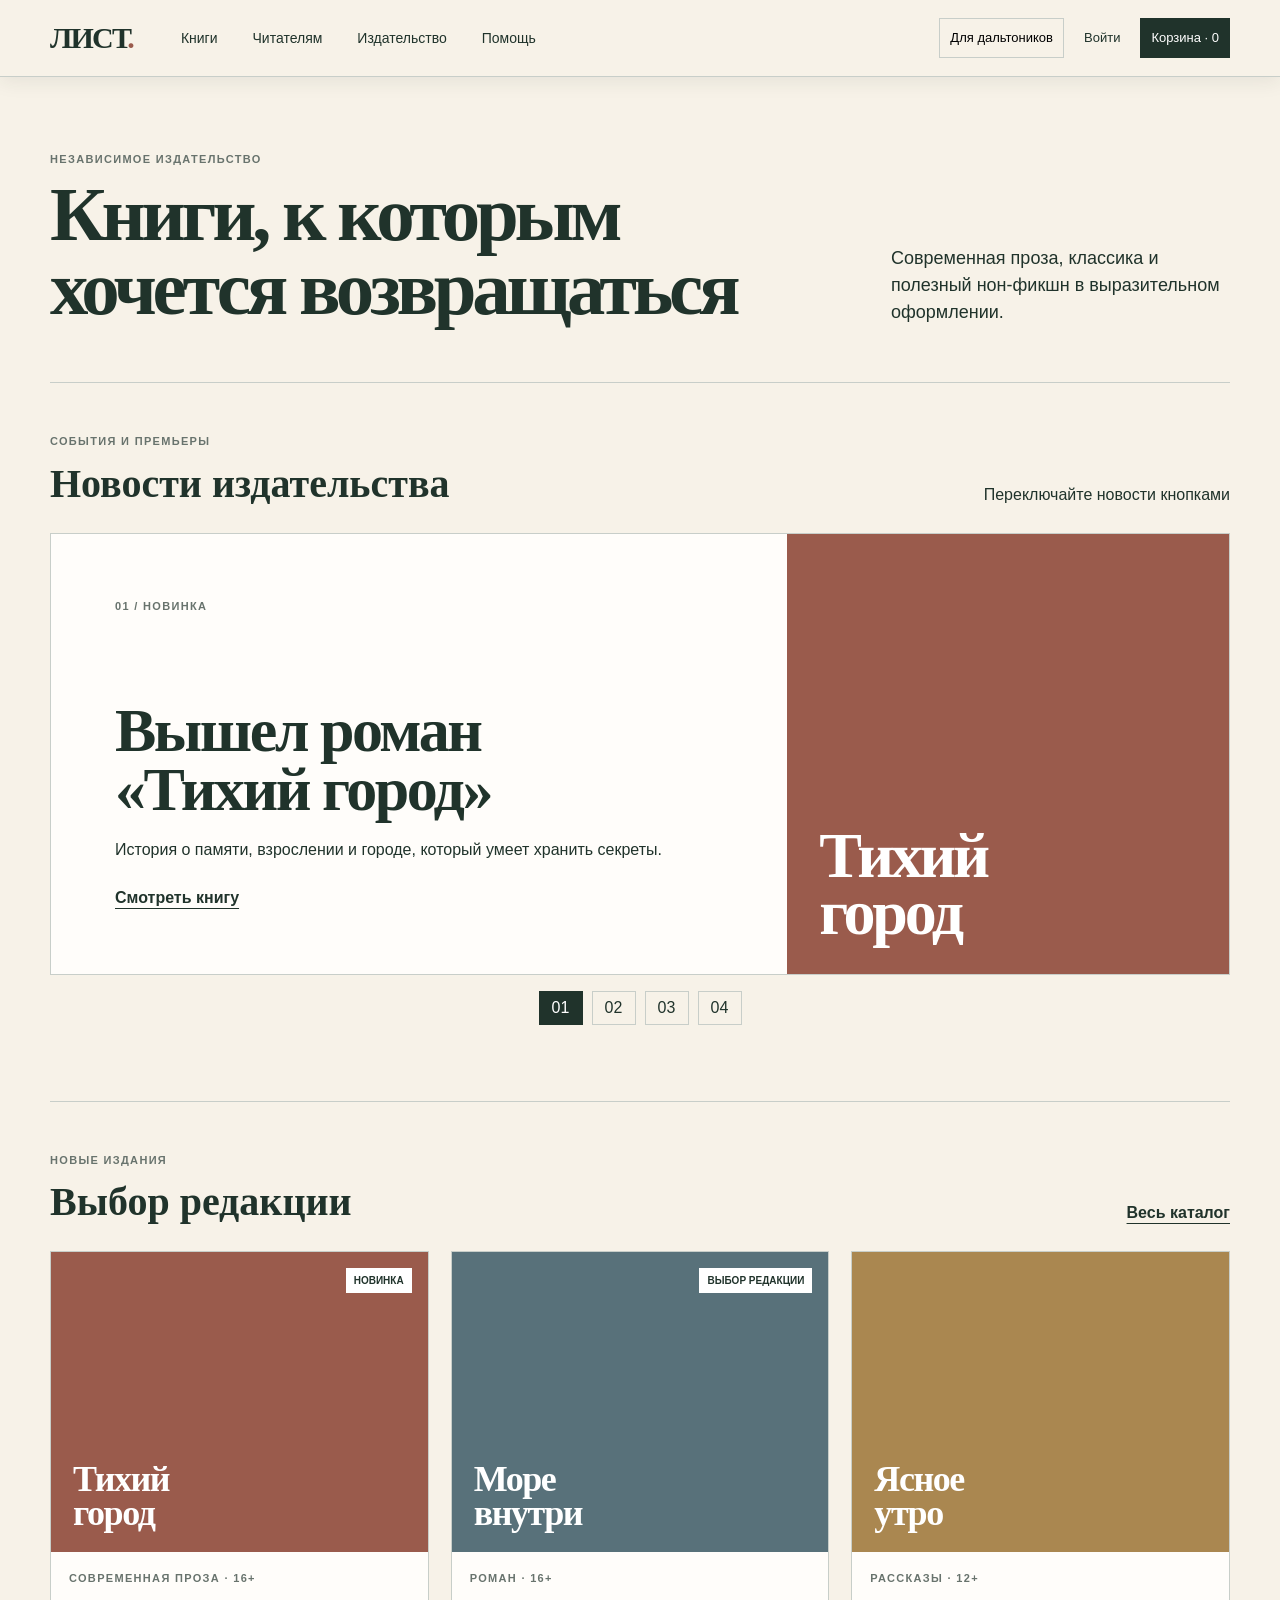
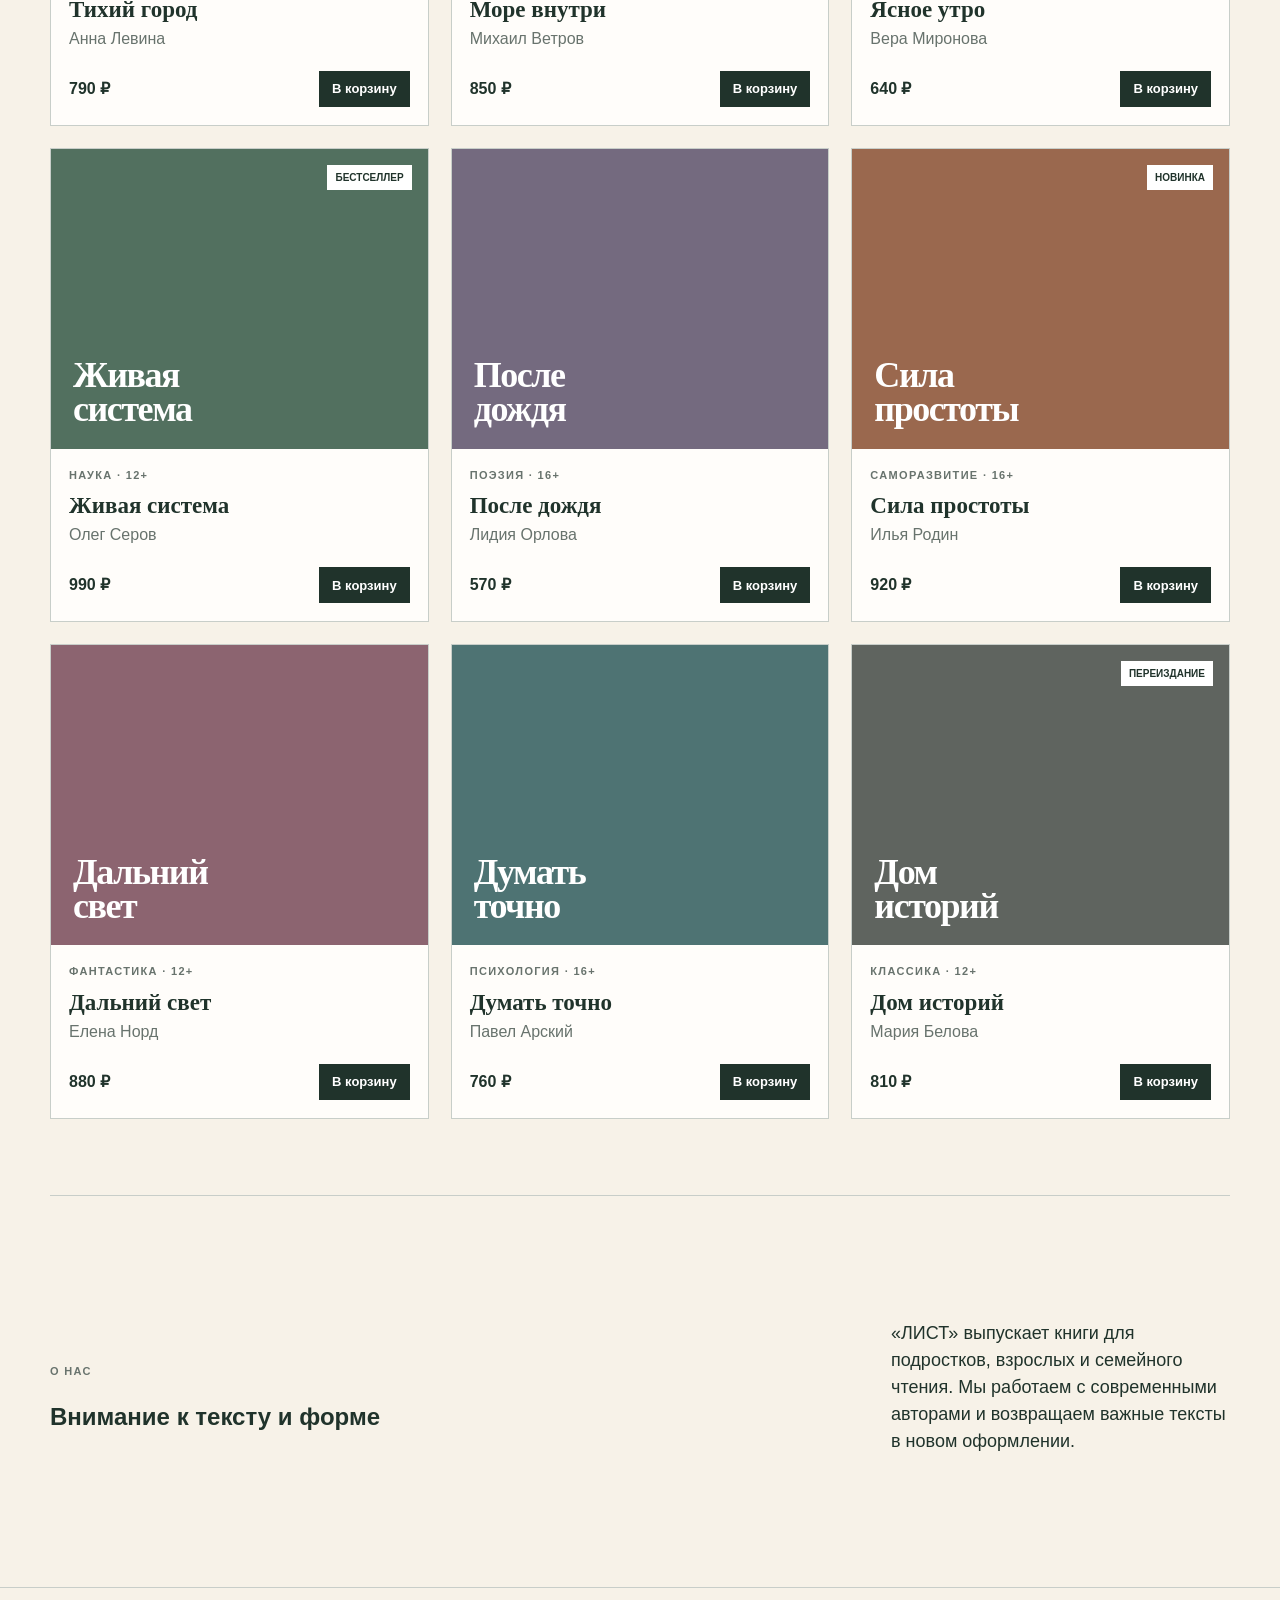
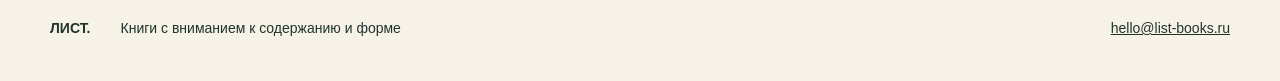
<file: index.html>
<!doctype html><html lang="ru"><head><meta charset="utf-8"><meta name="viewport" content="width=device-width,initial-scale=1"><meta name="description" content="Интернет-магазин независимого издательства ЛИСТ"><title>ЛИСТ — издательство и магазин книг</title><link rel="stylesheet" href="css/style.css"><script src="js/data.js" defer></script><script src="js/app.js" defer></script></head><body><a class="skip-link" href="#main">К содержанию</a>
<header class="site-header"><div class="container header-inner"><a class="logo" href="index.html">ЛИСТ<span>.</span></a><nav class="main-nav" aria-label="Основное меню"><ul class="main-menu"><li class="menu-item"><a class="menu-link" href="catalog.html">Книги</a><ul class="submenu"><li><a href="catalog.html">Все книги</a></li><li><a href="index.html#new">Новинки</a></li><li><a href="catalog.html">Жанры</a></li></ul></li><li class="menu-item"><a class="menu-link" href="#news">Читателям</a><ul class="submenu"><li><a href="#news">Новости</a></li><li><a href="profile.html">Мои заказы</a></li><li><a href="cart.html">Корзина</a></li></ul></li><li class="menu-item"><a class="menu-link" href="#about">Издательство</a><ul class="submenu"><li><a href="#about">О нас</a></li><li><a href="authors.html">Авторы</a></li><li><a href="#contacts">Контакты</a></li></ul></li><li class="menu-item"><a class="menu-link" href="#contacts">Помощь</a><ul class="submenu"><li><a href="checkout.html">Доставка</a></li><li><a href="checkout.html">Оплата</a></li><li><a href="404.html">Вопросы</a></li></ul></li></ul></nav><div class="header-actions"><button class="contrast-toggle" data-contrast type="button" aria-pressed="false" title="Режим повышенной различимости">◐</button><a data-user-link href="auth.html">Войти</a><a class="cart-link" href="cart.html">Корзина · <span data-cart-count>0</span></a></div></div></header>
<main id="main"><section class="container hero"><div><p class="eyebrow">Независимое издательство</p><h1>Книги, к которым хочется возвращаться</h1></div><p>Современная проза, классика и полезный нон-фикшн в выразительном оформлении.</p></section>
<section class="container section" id="news"><div class="section-head"><div><p class="eyebrow">События и премьеры</p><h2>Новости издательства</h2></div><span>Переключайте новости кнопками</span></div><div class="news-slider"><input class="slider-radio" type="radio" name="news" id="news-1" checked><input class="slider-radio" type="radio" name="news" id="news-2"><input class="slider-radio" type="radio" name="news" id="news-3"><input class="slider-radio" type="radio" name="news" id="news-4"><div class="slides-window"><div class="slides">
<article class="slide"><div class="slide-copy"><p class="eyebrow">01 / Новинка</p><h3>Вышел роман<br>«Тихий город»</h3><p>История о памяти, взрослении и городе, который умеет хранить секреты.</p><a class="text-link" href="product.html?id=1">Смотреть книгу</a></div><div class="slide-art" style="--slide:#9a5b4c"><strong>Тихий<br>город</strong></div></article>
<article class="slide"><div class="slide-copy"><p class="eyebrow">02 / Встреча</p><h3>Разговор<br>с Анной Левиной</h3><p>Открытая встреча с автором состоится 24 сентября в книжном пространстве «Смена».</p><a class="text-link" href="product.html?id=1">Подробнее</a></div><div class="slide-art" style="--slide:#58717a"><strong>24<br>сен</strong></div></article>
<article class="slide"><div class="slide-copy"><p class="eyebrow">03 / Событие</p><h3>Осенняя<br>книжная ярмарка</h3><p>Новые издания, встречи с редакцией и специальная подборка книг.</p><a class="text-link" href="catalog.html">К программе</a></div><div class="slide-art" style="--slide:#aa8750"><strong>КНИГИ<br>ЛЮДИ<br>ИДЕИ</strong></div></article>
<article class="slide"><div class="slide-copy"><p class="eyebrow">04 / Переиздание</p><h3>Вернулся<br>«Дом историй»</h3><p>Семейная сага Марии Беловой — в новом оформлении и твёрдом переплёте.</p><a class="text-link" href="product.html?id=9">Смотреть книгу</a></div><div class="slide-art" style="--slide:#5f645f"><strong>Дом<br>историй</strong></div></article>
</div></div><div class="slider-controls" aria-label="Переключение новостей"><label for="news-1">01</label><label for="news-2">02</label><label for="news-3">03</label><label for="news-4">04</label></div></div></section>
<section class="container section" id="new"><div class="section-head"><div><p class="eyebrow">Новые издания</p><h2>Выбор редакции</h2></div><a class="text-link" href="catalog.html">Весь каталог</a></div><div class="catalog-grid" data-catalog></div></section>
<section class="container section" id="about"><div class="hero"><div><p class="eyebrow">О нас</p><h2>Внимание к тексту и форме</h2></div><p>«ЛИСТ» выпускает книги для подростков, взрослых и семейного чтения. Мы работаем с современными авторами и возвращаем важные тексты в новом оформлении.</p></div></section></main>
<footer class="site-footer" id="contacts"><div class="container footer-inner"><strong>ЛИСТ.</strong><span>Книги с вниманием к содержанию и форме</span><a href="mailto:hello@list-books.ru">hello@list-books.ru</a></div></footer></body></html>
</file>
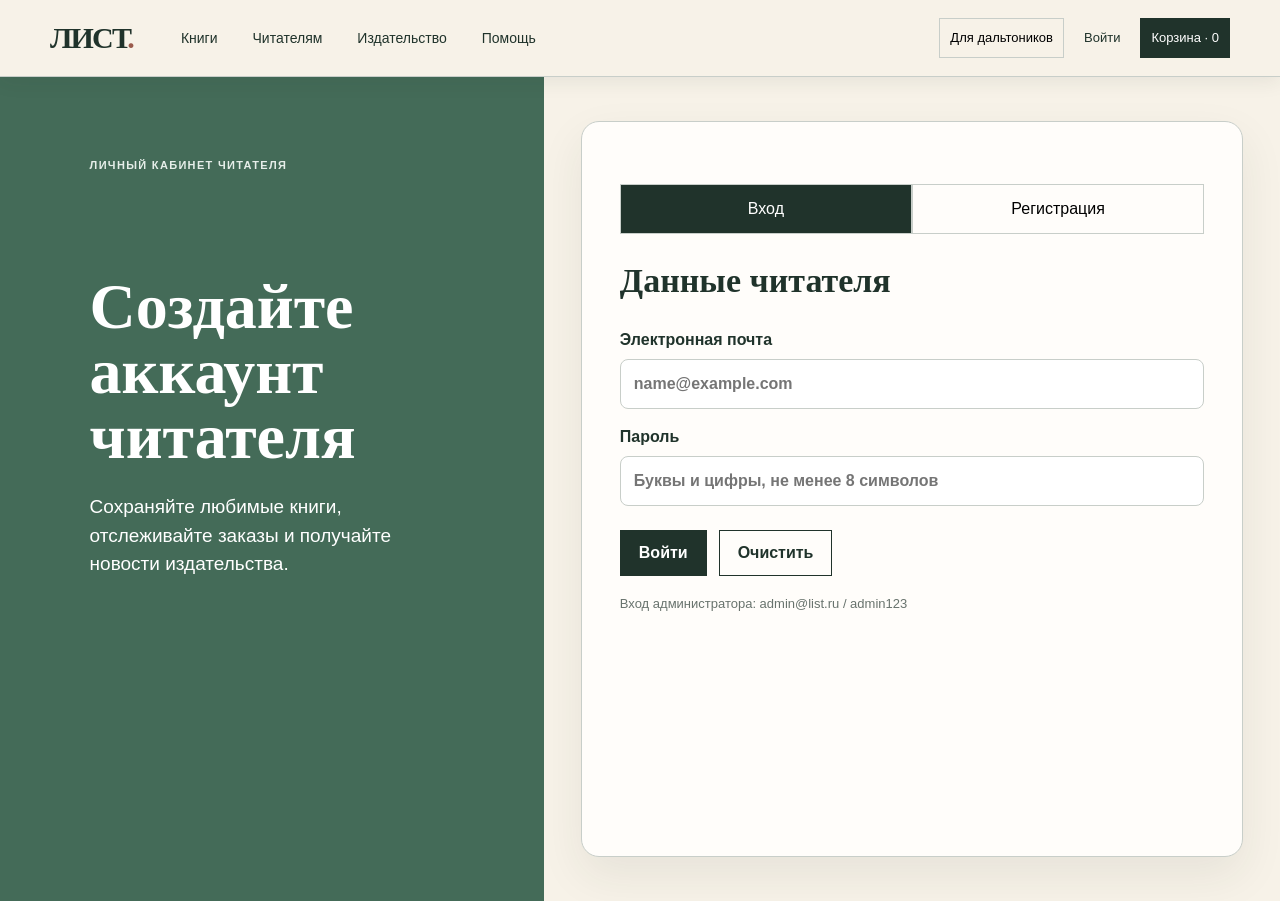
<file: admin.html>
<!doctype html><html lang="ru"><head><meta charset="utf-8"><meta name="viewport" content="width=device-width,initial-scale=1"><title>Управление каталогом — ЛИСТ</title><link rel="stylesheet" href="css/style.css"><script src="js/data.js" defer></script><script src="js/app.js" defer></script><script src="js/admin.js" defer></script></head><body><header class="site-header"><div class="container header-inner"><a class="logo" href="index.html">ЛИСТ<span>.</span></a><nav class="main-nav"><ul class="main-menu"><li class="menu-item"><a class="menu-link" href="catalog.html">Открыть каталог</a></li><li class="menu-item"><a class="menu-link" href="admin.html" aria-current="page">Кабинет администратора</a></li></ul></nav><div class="header-actions"><button class="contrast-toggle" data-contrast type="button">◐</button><a class="cart-link" href="index.html">На сайт</a><button class="link-button" type="button" data-admin-logout>Выйти</button></div></div></header><main class="container" data-admin><header class="page-head"><p class="eyebrow">Роль администратора</p><h1>Управление каталогом</h1><p>Новые карточки создаются средствами JavaScript и добавляются в DOM-дерево.</p></header><div class="admin-layout"><section class="admin-panel"><h2 data-form-title>Добавить книгу</h2><form id="book-form"><div class="field"><label for="title">Название</label><input id="title" name="title" required></div><div class="field"><label for="author">Автор</label><input id="author" name="author" required></div><div class="field"><label for="genre">Жанр</label><select id="genre" name="genre"><option>Современная проза</option><option>Роман</option><option>Рассказы</option><option>Наука</option><option>Поэзия</option><option>Саморазвитие</option><option>Фантастика</option><option>Психология</option><option>Классика</option></select></div><div class="field"><label for="age">Возраст</label><select id="age" name="age"><option>6+</option><option>12+</option><option>16+</option><option>18+</option></select></div><div class="field"><label for="price">Цена</label><input id="price" name="price" type="number" min="1" required></div><div class="field"><label for="color">Цвет обложки</label><input id="color" name="color" type="color" value="#58717a"></div><div class="field"><label for="badge">Метка</label><input id="badge" name="badge" placeholder="Новинка"></div><div class="field"><label for="description">Описание</label><textarea id="description" name="description" rows="4" required></textarea></div><button class="button" type="submit">Сохранить книгу</button></form></section><section class="admin-panel"><h2>Книги в каталоге</h2><div data-admin-books></div></section></div></main></body></html>
</file>
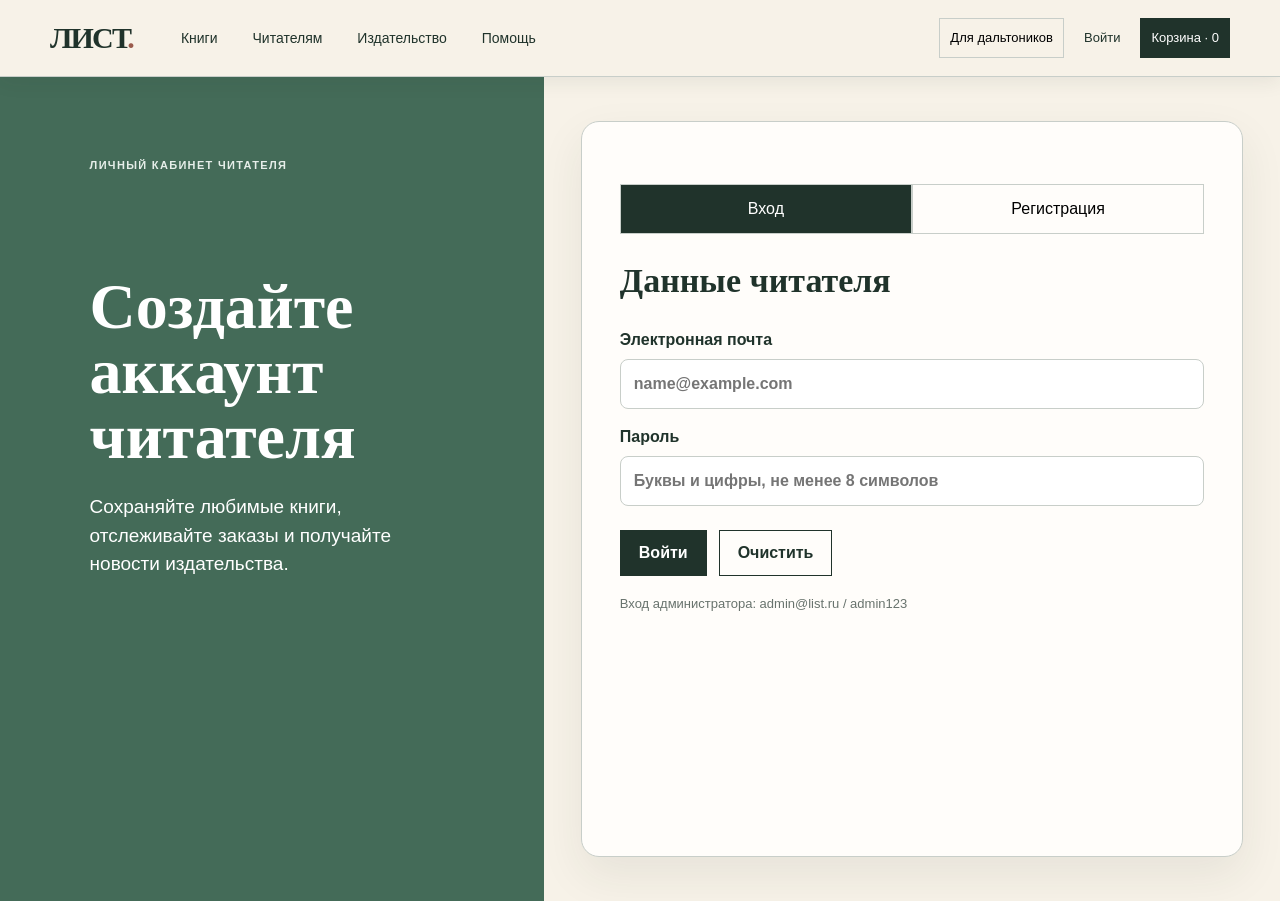
<file: auth.html>
<!doctype html>
<html lang="ru">
<head>
  <meta charset="utf-8">
  <meta name="viewport" content="width=device-width,initial-scale=1">
  <title>Вход и регистрация — ЛИСТ</title>
  <link rel="stylesheet" href="css/style.css">
  <script src="js/data.js" defer></script>
  <script src="js/app.js" defer></script>
</head>
<body>
  <header class="site-header"><div class="container header-inner"><a class="logo" href="index.html">ЛИСТ<span>.</span></a><nav class="main-nav" aria-label="Основное меню"><ul class="main-menu"><li class="menu-item"><a class="menu-link" href="catalog.html">Каталог</a></li><li class="menu-item"><a class="menu-link" href="authors.html">Авторы</a></li><li class="menu-item"><a class="menu-link" href="index.html#about">Об издательстве</a></li></ul></nav><div class="header-actions"><button class="contrast-toggle" data-contrast type="button" aria-label="Режим повышенной различимости">◐</button><a class="cart-link" href="cart.html">Корзина · <span data-cart-count>0</span></a></div></div></header>

  <main class="registration-layout">
    <section class="registration-intro"><p class="eyebrow">Личный кабинет читателя</p><h1>Создайте аккаунт читателя</h1><p>Сохраняйте любимые книги, отслеживайте заказы и получайте новости издательства.</p></section>
    <section class="registration-panel">
      <div class="auth-tabs"><button class="active" type="button" data-auth-mode="login">Вход</button><button type="button" data-auth-mode="register">Регистрация</button></div>
      <form class="registration-form" data-auth-form>
        <h2>Данные читателя</h2>
        <label data-register-field hidden>Имя и фамилия<input type="text" name="name" maxlength="50" pattern="[А-Яа-яЁёA-Za-z\s-]{2,50}" placeholder="Юлиана Донченко" title="Введите от 2 до 50 букв" data-register-required></label>
        <label>Электронная почта<input type="email" name="email" maxlength="80" placeholder="name@example.com" required autocomplete="email"></label>
        <label>Пароль<input type="password" name="password" minlength="8" maxlength="24" pattern="(?=.*[A-Za-z])(?=.*\d).{8,24}" placeholder="Буквы и цифры, не менее 8 символов" required autocomplete="current-password"></label>
        <label data-register-field hidden>Возраст<input type="number" name="age" min="14" max="120" placeholder="22" data-register-required></label>
        <label data-register-field hidden>Любимый жанр<select name="genre" data-register-required><option value="" selected disabled>Выберите жанр</option><option>Художественная литература</option><option>Детские книги</option><option>Искусство и культура</option><option>Научно-популярная литература</option></select></label>
        <fieldset data-register-field hidden><legend>Предпочитаемый формат</legend><label class="choice"><input type="radio" name="format" value="paper" data-register-required> Бумажная книга</label><label class="choice"><input type="radio" name="format" value="ebook"> Электронная книга</label></fieldset>
        <fieldset data-register-field hidden><legend>Как получать заказ</legend><label class="choice"><input type="radio" name="delivery" value="courier" data-register-required> Курьером</label><label class="choice"><input type="radio" name="delivery" value="pickup"> Самовывоз</label></fieldset>
        <fieldset data-register-field hidden><legend>Интересы</legend><label class="choice"><input type="checkbox" name="interest" value="new"> Новинки</label><label class="choice"><input type="checkbox" name="interest" value="sales"> Скидки</label><label class="choice"><input type="checkbox" name="interest" value="events"> Встречи с авторами</label></fieldset>
        <label data-register-field hidden>Аватар или документ<input type="file" name="file" accept=".png,.jpg,.jpeg,.pdf,image/png,image/jpeg,application/pdf"></label>
        <label data-register-field hidden>Комментарий<textarea name="comment" maxlength="300" rows="4" placeholder="Расскажите, какие книги вы любите"></textarea></label>
        <label class="choice" data-register-field hidden><input type="checkbox" name="agreement" data-register-required> Я принимаю правила обработки данных</label>
        <div class="registration-actions"><button class="button" type="submit" data-auth-submit>Войти</button><button class="button secondary" type="reset">Очистить</button></div>
      </form>
      <p class="auth-help">Вход администратора: admin@list.ru / admin123</p>
    </section>
  </main>
</body>
</html>
</file>
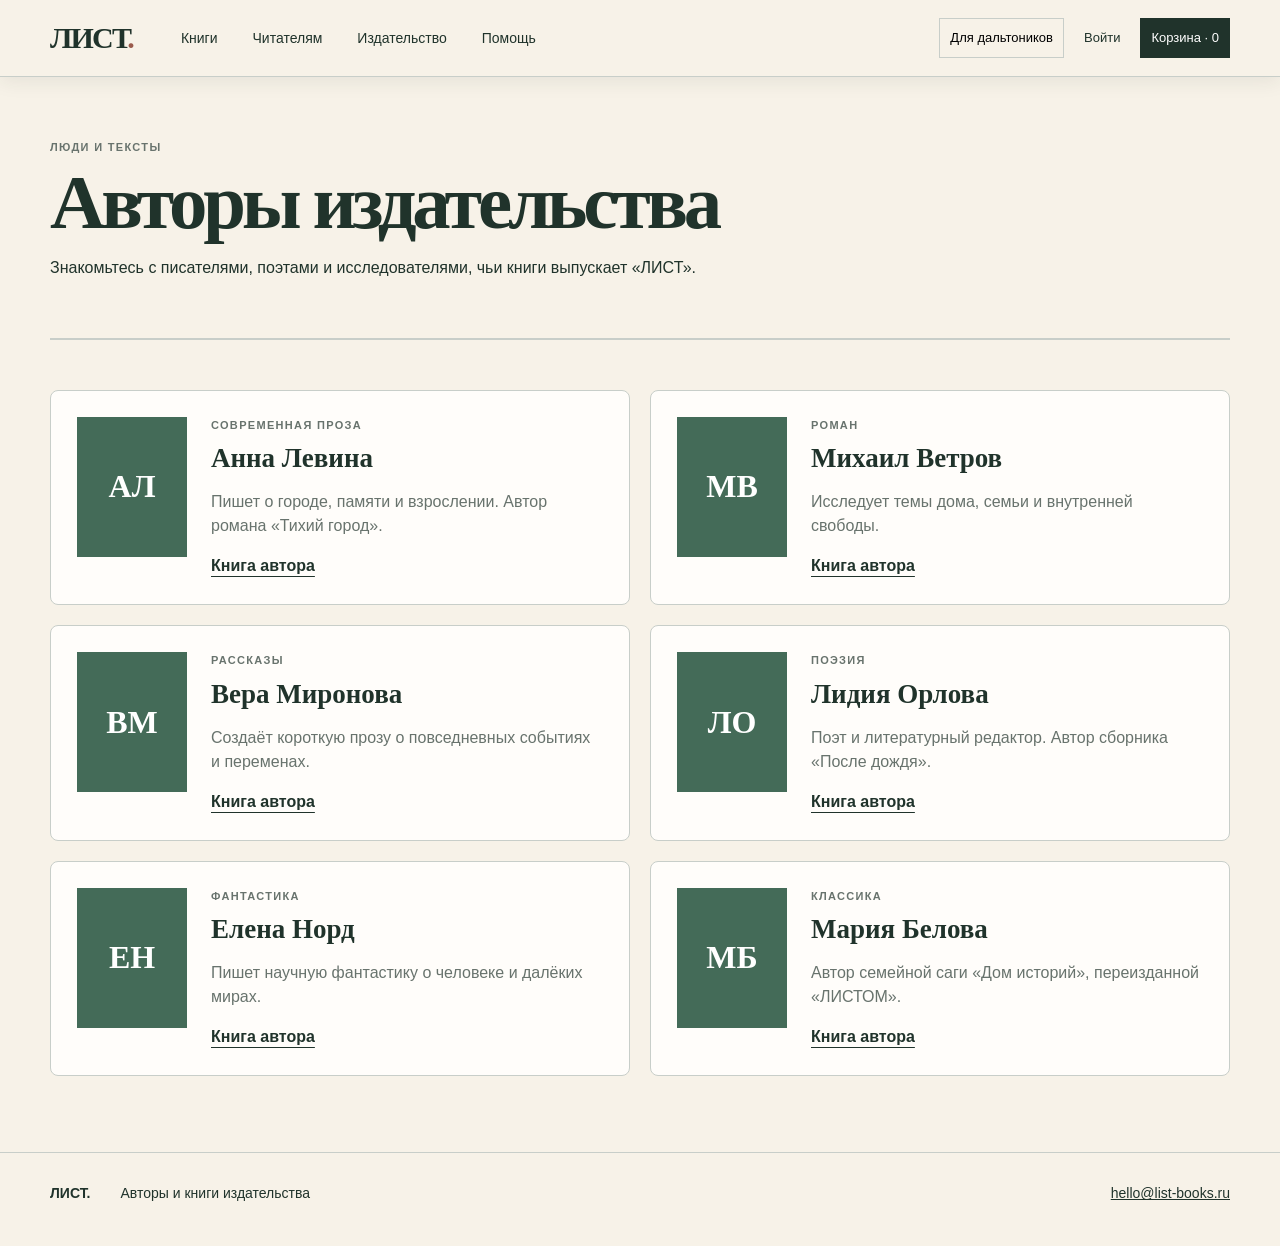
<file: authors.html>
<!doctype html>
<html lang="ru">
<head>
  <meta charset="utf-8">
  <meta name="viewport" content="width=device-width,initial-scale=1">
  <meta name="description" content="Авторы издательства ЛИСТ">
  <title>Авторы — ЛИСТ</title>
  <link rel="stylesheet" href="css/style.css">
  <script src="js/data.js" defer></script>
  <script src="js/app.js" defer></script>
</head>
<body>
  <a class="skip-link" href="#main">К содержанию</a>
  <header class="site-header"><div class="container header-inner"><a class="logo" href="index.html">ЛИСТ<span>.</span></a><nav class="main-nav" aria-label="Основное меню"><ul class="main-menu"><li class="menu-item"><a class="menu-link" href="catalog.html">Книги</a><ul class="submenu"><li><a href="catalog.html">Все книги</a></li><li><a href="index.html#new">Новинки</a></li></ul></li><li class="menu-item"><a class="menu-link" href="authors.html" aria-current="page">Авторы</a></li><li class="menu-item"><a class="menu-link" href="index.html#about">Издательство</a></li></ul></nav><div class="header-actions"><button class="contrast-toggle" data-contrast type="button" aria-label="Режим повышенной различимости">◐</button><a data-user-link href="auth.html">Войти</a><a class="cart-link" href="cart.html">Корзина · <span data-cart-count>0</span></a></div></div></header>
  <main id="main" class="container">
    <header class="page-head"><p class="eyebrow">Люди и тексты</p><h1>Авторы издательства</h1><p>Знакомьтесь с писателями, поэтами и исследователями, чьи книги выпускает «ЛИСТ».</p></header>
    <section class="section authors-grid" aria-label="Список авторов">
      <article class="author-card"><div class="author-mark">АЛ</div><div><p class="meta">Современная проза</p><h2>Анна Левина</h2><p>Пишет о городе, памяти и взрослении. Автор романа «Тихий город».</p><a class="text-link" href="product.html?id=1">Книга автора</a></div></article>
      <article class="author-card"><div class="author-mark">МВ</div><div><p class="meta">Роман</p><h2>Михаил Ветров</h2><p>Исследует темы дома, семьи и внутренней свободы.</p><a class="text-link" href="product.html?id=2">Книга автора</a></div></article>
      <article class="author-card"><div class="author-mark">ВМ</div><div><p class="meta">Рассказы</p><h2>Вера Миронова</h2><p>Создаёт короткую прозу о повседневных событиях и переменах.</p><a class="text-link" href="product.html?id=3">Книга автора</a></div></article>
      <article class="author-card"><div class="author-mark">ЛО</div><div><p class="meta">Поэзия</p><h2>Лидия Орлова</h2><p>Поэт и литературный редактор. Автор сборника «После дождя».</p><a class="text-link" href="product.html?id=5">Книга автора</a></div></article>
      <article class="author-card"><div class="author-mark">ЕН</div><div><p class="meta">Фантастика</p><h2>Елена Норд</h2><p>Пишет научную фантастику о человеке и далёких мирах.</p><a class="text-link" href="product.html?id=7">Книга автора</a></div></article>
      <article class="author-card"><div class="author-mark">МБ</div><div><p class="meta">Классика</p><h2>Мария Белова</h2><p>Автор семейной саги «Дом историй», переизданной «ЛИСТОМ».</p><a class="text-link" href="product.html?id=9">Книга автора</a></div></article>
    </section>
  </main>
  <footer class="site-footer"><div class="container footer-inner"><strong>ЛИСТ.</strong><span>Авторы и книги издательства</span><a href="mailto:hello@list-books.ru">hello@list-books.ru</a></div></footer>
</body>
</html>
</file>
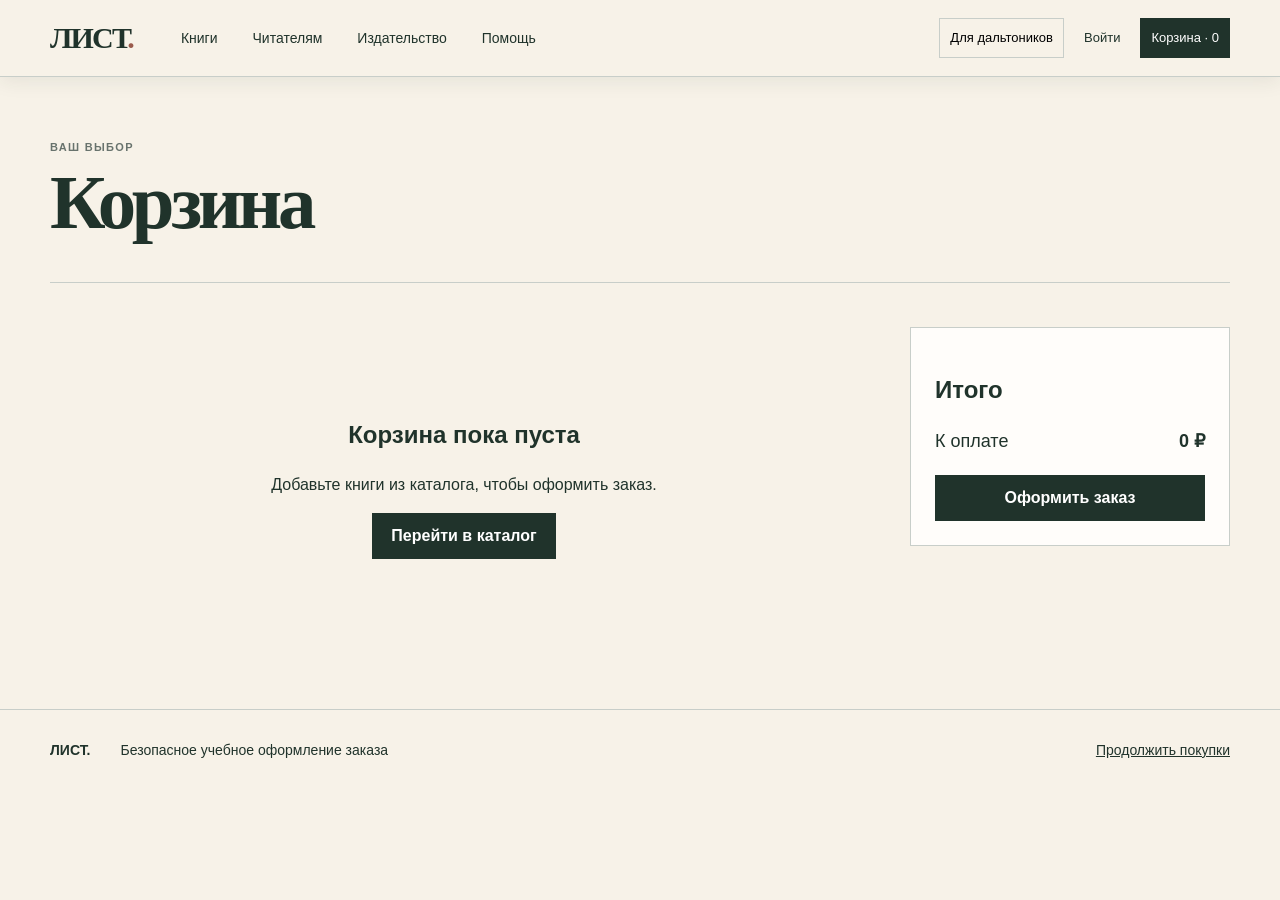
<file: cart.html>
<!doctype html><html lang="ru"><head><meta charset="utf-8"><meta name="viewport" content="width=device-width,initial-scale=1"><title>Корзина — ЛИСТ</title><link rel="stylesheet" href="css/style.css"><script src="js/data.js" defer></script><script src="js/app.js" defer></script></head><body><header class="site-header"><div class="container header-inner"><a class="logo" href="index.html">ЛИСТ<span>.</span></a><nav class="main-nav"><ul class="main-menu"><li class="menu-item"><a class="menu-link" href="catalog.html">Каталог</a></li><li class="menu-item"><a class="menu-link" href="index.html#news">Новости</a></li></ul></nav><div class="header-actions"><button class="contrast-toggle" data-contrast type="button">◐</button><a data-user-link href="auth.html">Войти</a><a class="cart-link" href="cart.html">Корзина · <span data-cart-count>0</span></a></div></div></header><main class="container"><header class="page-head"><p class="eyebrow">Ваш выбор</p><h1>Корзина</h1></header><div class="cart-layout"><section data-cart aria-label="Товары в корзине"></section><aside class="summary"><h2>Итого</h2><div class="summary-line"><span>К оплате</span><strong data-cart-total>0 ₽</strong></div><a class="button" href="checkout.html">Оформить заказ</a></aside></div></main><footer class="site-footer"><div class="container footer-inner"><strong>ЛИСТ.</strong><span>Безопасное учебное оформление заказа</span><a href="catalog.html">Продолжить покупки</a></div></footer></body></html>
</file>
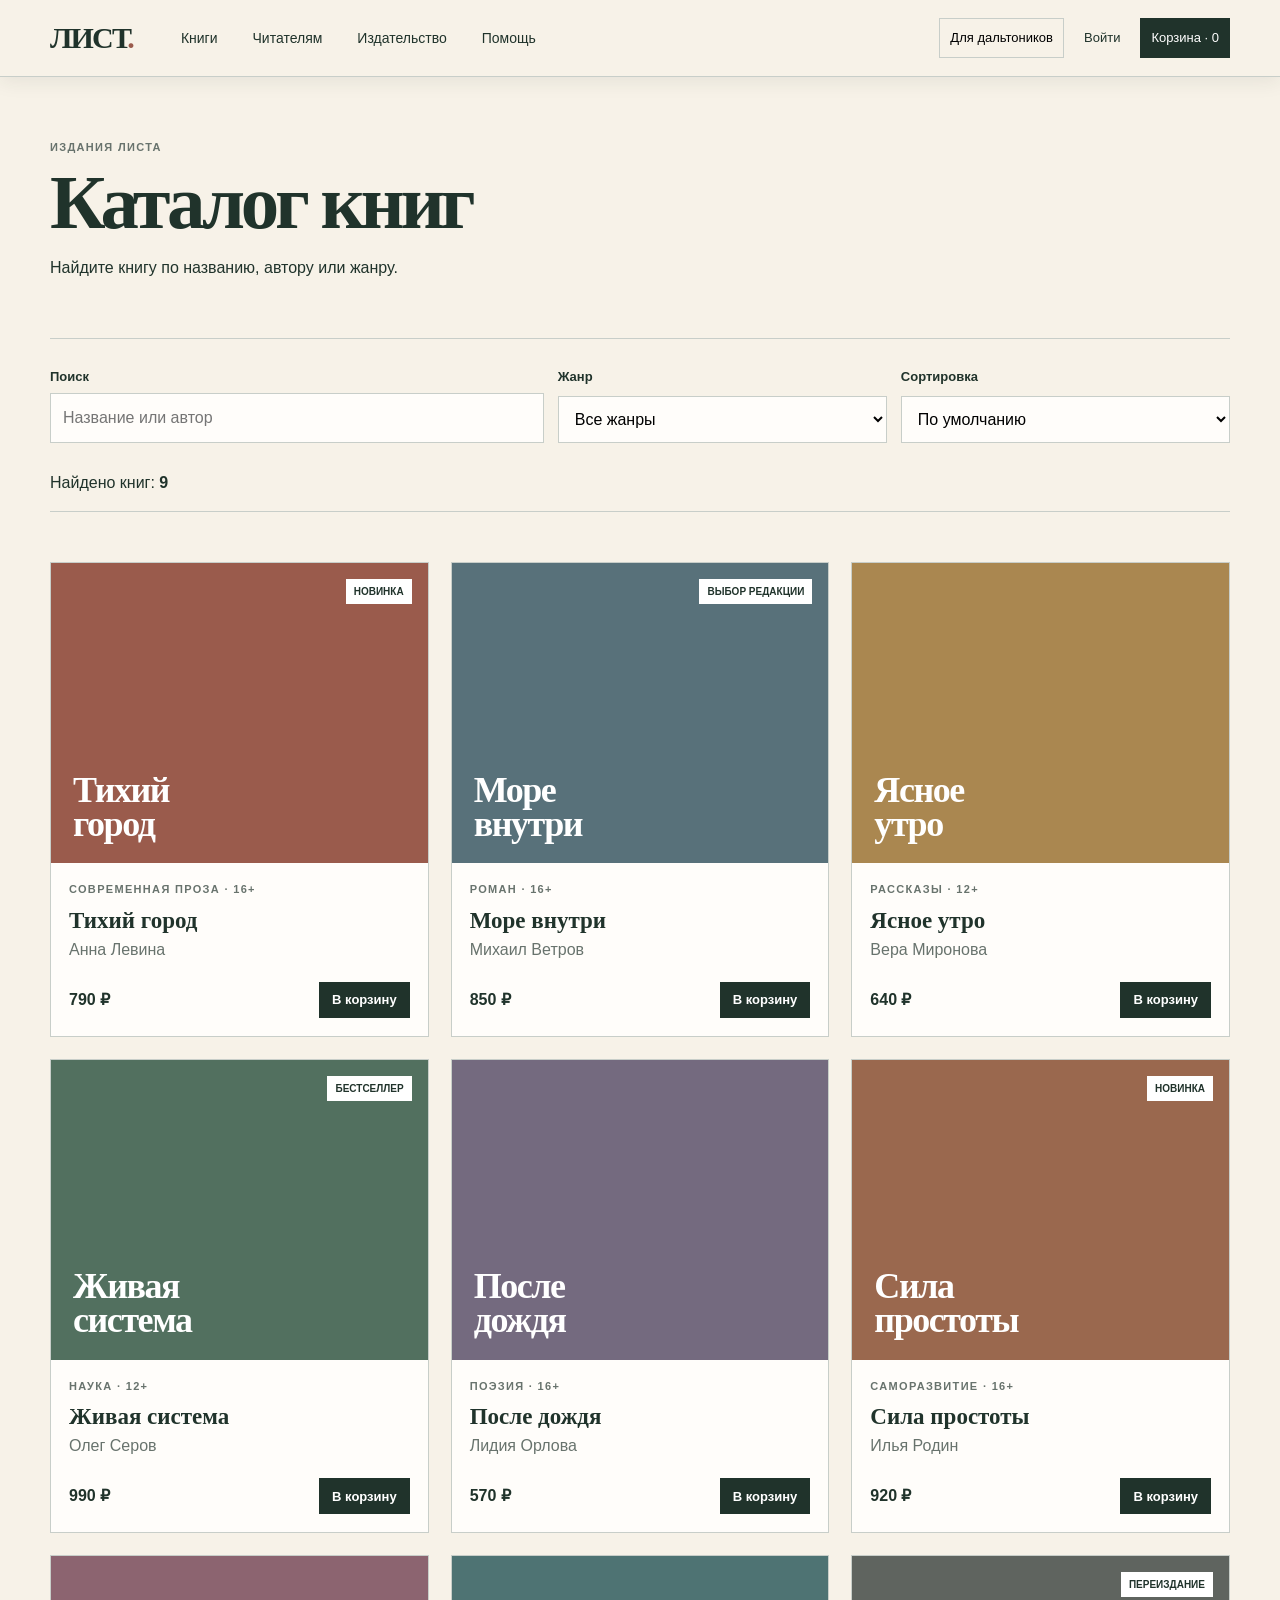
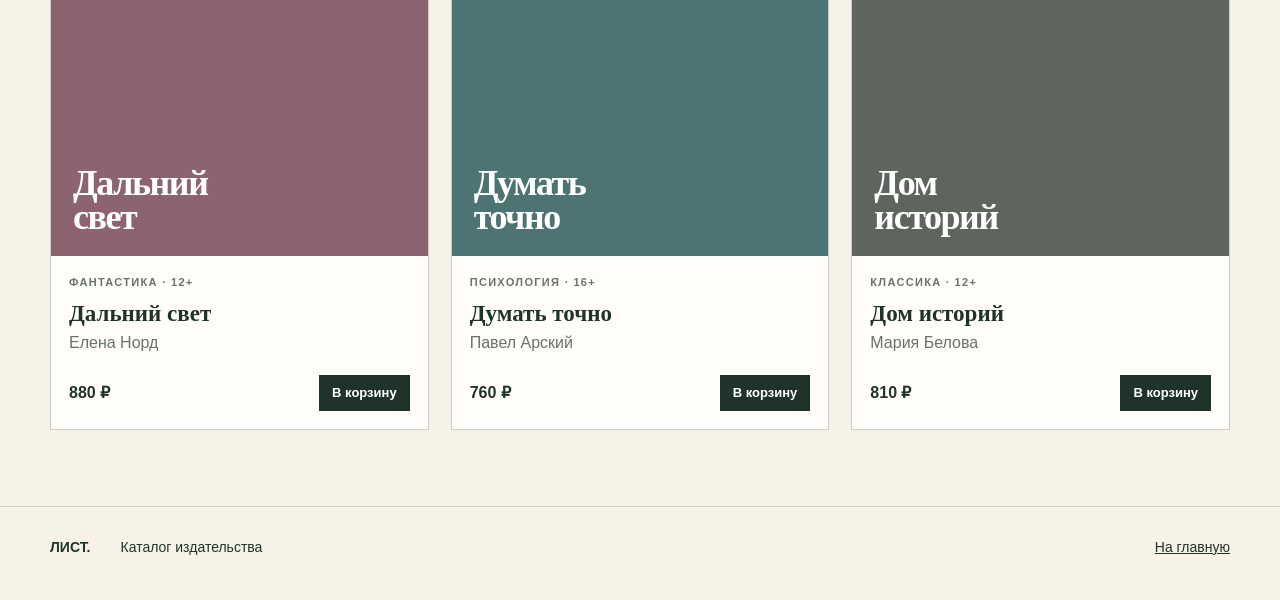
<file: catalog.html>
<!doctype html><html lang="ru"><head><meta charset="utf-8"><meta name="viewport" content="width=device-width,initial-scale=1"><meta name="description" content="Каталог книг издательства ЛИСТ"><title>Каталог — ЛИСТ</title><link rel="stylesheet" href="css/style.css"><script src="js/data.js" defer></script><script src="js/app.js" defer></script></head><body><a class="skip-link" href="#main">К содержанию</a>
<header class="site-header"><div class="container header-inner"><a class="logo" href="index.html">ЛИСТ<span>.</span></a><nav class="main-nav" aria-label="Основное меню"><ul class="main-menu"><li class="menu-item"><a class="menu-link" href="catalog.html">Книги</a><ul class="submenu"><li><a href="catalog.html">Все книги</a></li><li><a href="index.html#new">Новинки</a></li><li><a href="#filters">Жанры</a></li></ul></li><li class="menu-item"><a class="menu-link" href="index.html#news">Читателям</a><ul class="submenu"><li><a href="index.html#news">Новости</a></li><li><a href="profile.html">Мои заказы</a></li><li><a href="cart.html">Корзина</a></li></ul></li><li class="menu-item"><a class="menu-link" href="index.html#about">Издательство</a><ul class="submenu"><li><a href="index.html#about">О нас</a></li><li><a href="index.html#contacts">Контакты</a></li></ul></li></ul></nav><div class="header-actions"><button class="contrast-toggle" data-contrast type="button" aria-pressed="false">◐</button><a data-user-link href="auth.html">Войти</a><a class="cart-link" href="cart.html">Корзина · <span data-cart-count>0</span></a></div></div></header>
<main id="main" class="container"><header class="page-head"><p class="eyebrow">Издания ЛИСТА</p><h1>Каталог книг</h1><p>Найдите книгу по названию, автору или жанру.</p></header><section id="filters" aria-label="Фильтры каталога"><div class="filters"><div class="field"><label for="search">Поиск</label><input id="search" type="search" placeholder="Название или автор"></div><div class="field"><label for="genre">Жанр</label><select id="genre"><option value="">Все жанры</option><option>Современная проза</option><option>Роман</option><option>Рассказы</option><option>Наука</option><option>Поэзия</option><option>Саморазвитие</option><option>Фантастика</option><option>Психология</option><option>Классика</option></select></div><div class="field"><label for="sort">Сортировка</label><select id="sort"><option value="">По умолчанию</option><option value="price-up">Цена по возрастанию</option><option value="price-down">Цена по убыванию</option><option value="title">По названию</option></select></div></div><p>Найдено книг: <strong data-result-count>0</strong></p></section><section class="section"><div class="catalog-grid" data-catalog></div></section></main><footer class="site-footer"><div class="container footer-inner"><strong>ЛИСТ.</strong><span>Каталог издательства</span><a href="index.html">На главную</a></div></footer></body></html>
</file>
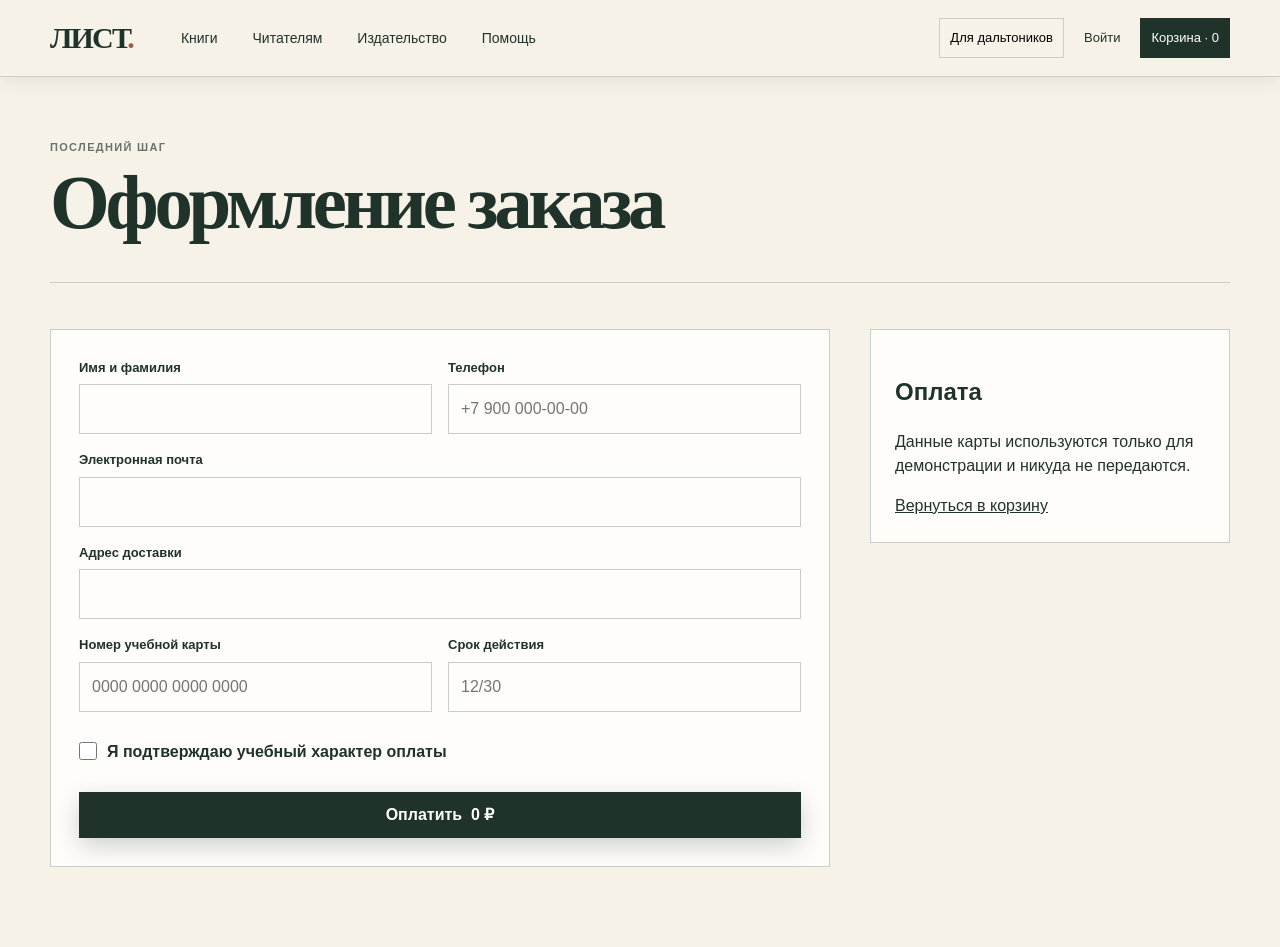
<file: checkout.html>
<!doctype html><html lang="ru"><head><meta charset="utf-8"><meta name="viewport" content="width=device-width,initial-scale=1"><title>Оформление заказа — ЛИСТ</title><link rel="stylesheet" href="css/style.css"><script src="js/data.js" defer></script><script src="js/app.js" defer></script></head><body><header class="site-header"><div class="container header-inner"><a class="logo" href="index.html">ЛИСТ<span>.</span></a><nav class="main-nav"><ul class="main-menu"><li class="menu-item"><a class="menu-link" href="catalog.html">Каталог</a></li><li class="menu-item"><a class="menu-link" href="cart.html">Корзина</a></li></ul></nav><div class="header-actions"><button class="contrast-toggle" data-contrast type="button">◐</button><a data-user-link href="auth.html">Войти</a><a class="cart-link" href="cart.html">Корзина · <span data-cart-count>0</span></a></div></div></header><main class="container"><header class="page-head"><p class="eyebrow">Последний шаг</p><h1>Оформление заказа</h1></header><div class="forms-layout"><form class="form-card" data-checkout><div class="form-grid"><div class="field"><label for="name">Имя и фамилия</label><input id="name" name="name" required autocomplete="name"></div><div class="field"><label for="phone">Телефон</label><input id="phone" name="phone" type="tel" required autocomplete="tel" placeholder="+7 900 000-00-00"></div><div class="field span-2"><label for="email">Электронная почта</label><input id="email" name="email" type="email" required autocomplete="email"></div><div class="field span-2"><label for="address">Адрес доставки</label><input id="address" name="address" required autocomplete="street-address"></div><div class="field"><label for="card">Номер учебной карты</label><input id="card" name="card" inputmode="numeric" pattern="[0-9 ]{16,19}" required placeholder="0000 0000 0000 0000"></div><div class="field"><label for="expiry">Срок действия</label><input id="expiry" name="expiry" pattern="[0-9]{2}/[0-9]{2}" required placeholder="12/30"></div><label class="payment-consent span-2"><input type="checkbox" required><span>Я подтверждаю учебный характер оплаты</span></label><button class="button checkout-submit span-2" type="submit"><span>Оплатить</span><span data-order-total>0 ₽</span></button></div></form><aside class="summary"><h2>Оплата</h2><p>Данные карты используются только для демонстрации и никуда не передаются.</p><a href="cart.html">Вернуться в корзину</a></aside><section class="success span-2" data-order-success hidden><h2>Заказ оплачен</h2><p>Номер заказа: <strong data-order-number></strong></p><a class="button" href="profile.html">Посмотреть заказ</a></section></div></main></body></html>
</file>
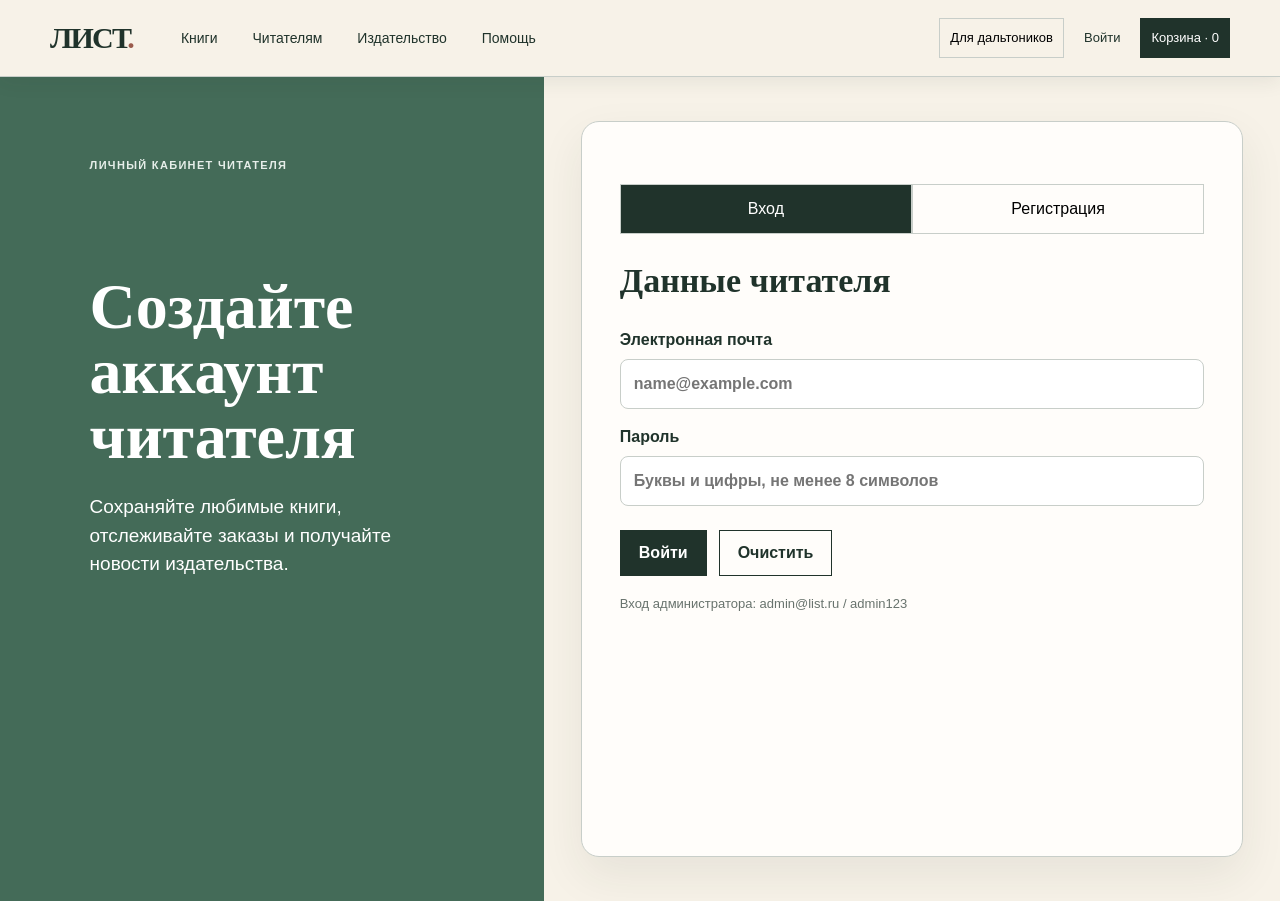
<file: profile.html>
<!doctype html><html lang="ru"><head><meta charset="utf-8"><meta name="viewport" content="width=device-width,initial-scale=1"><title>Личный кабинет — ЛИСТ</title><link rel="stylesheet" href="css/style.css"><script src="js/data.js" defer></script><script src="js/app.js" defer></script></head><body><header class="site-header"><div class="container header-inner"><a class="logo" href="index.html">ЛИСТ<span>.</span></a><nav class="main-nav"><ul class="main-menu"><li class="menu-item"><a class="menu-link" href="catalog.html">Каталог</a></li><li class="menu-item"><a class="menu-link" href="cart.html">Корзина</a></li></ul></nav><div class="header-actions"><button class="contrast-toggle" data-contrast type="button">◐</button><a class="cart-link" href="cart.html">Корзина · <span data-cart-count>0</span></a></div></div></header><main class="container" data-profile><header class="page-head"><p class="eyebrow">Личный кабинет</p><h1 data-profile-name></h1></header><div class="profile-layout"><aside class="profile-card"><strong data-profile-email></strong><p>Здесь сохраняются данные учебного аккаунта и история заказов.</p><button class="button secondary" type="button" data-logout>Выйти</button></aside><section><h2>Мои заказы</h2><div data-orders></div></section></div></main></body></html>
</file>
<file: css/style.css>
:root{--ink:#20332b;--muted:#68736d;--paper:#f7f2e8;--surface:#fffdfa;--line:#c8cec9;--accent:#9a5b4c;--green:#446b58;--focus:#b67b32;--radius:8px}*{box-sizing:border-box}[hidden]{display:none!important}html{scroll-behavior:smooth}body{margin:0;color:var(--ink);background:var(--paper);font:16px/1.5 Arial,sans-serif}a{color:inherit}button,input,select,textarea{font:inherit}button,a{transition:.2s ease}.skip-link{position:fixed;left:12px;top:-60px;z-index:100;padding:10px 16px;background:var(--ink);color:#fff}.skip-link:focus{top:12px}.container{width:min(1180px,calc(100% - 48px));margin-inline:auto}.site-header{position:relative;z-index:20;border-bottom:1px solid var(--line);background:var(--paper)}.header-inner{display:grid;grid-template-columns:auto 1fr auto;align-items:center;gap:34px;min-height:76px}.logo{font:900 30px Georgia,serif;letter-spacing:-.06em;text-decoration:none}.logo span{color:var(--accent)}.main-menu,.main-menu ul{margin:0;padding:0;list-style:none}.main-menu{display:flex;gap:7px}.menu-item{position:relative}.menu-link{display:block;padding:12px 14px;text-decoration:none;font-size:14px}.menu-item:hover>.menu-link,.menu-item:focus-within>.menu-link{color:#fff;background:var(--ink)}.submenu{position:absolute;left:0;top:100%;display:none;min-width:220px;padding:8px!important;border:1px solid var(--line);background:var(--surface);box-shadow:0 12px 30px #18181518}.menu-item:hover>.submenu,.menu-item:focus-within>.submenu{display:block}.submenu a{display:block;padding:9px 11px;text-decoration:none;font-size:14px}.submenu a:hover,.submenu a:focus-visible{background:#e9e4d8}.header-actions{display:flex;align-items:center;gap:9px}.header-actions a,.contrast-toggle{padding:9px 10px;border:1px solid transparent;background:transparent;text-decoration:none;font-size:13px;cursor:pointer}.header-actions .cart-link{color:#fff;background:var(--ink)}.contrast-toggle{border-color:var(--line)}:focus-visible{outline:3px solid var(--focus);outline-offset:3px}.eyebrow,.meta{margin:0 0 10px;color:var(--muted);font-size:11px;font-weight:700;letter-spacing:.12em;text-transform:uppercase}.hero{display:grid;grid-template-columns:1.4fr .6fr;gap:50px;align-items:end;padding:74px 0 56px}.hero h1,.page-head h1,.product-info h1{margin:0;font:700 clamp(48px,6vw,82px)/.97 Georgia,serif;letter-spacing:-.055em}.hero p:last-child{margin:0;font-size:18px}.section{padding:50px 0 76px;border-top:1px solid var(--line)}.section-head{display:flex;justify-content:space-between;align-items:end;gap:20px;margin-bottom:26px}.section-head h2,.auth-card h1,.admin-panel h1{margin:0;font:700 40px Georgia,serif}.text-link{font-weight:700;text-underline-offset:5px}.button{display:inline-flex;justify-content:center;align-items:center;min-height:44px;padding:10px 18px;border:1px solid var(--ink);color:#fff;background:var(--ink);font-weight:700;text-decoration:none;cursor:pointer}.button:hover,.button:focus-visible{border-color:var(--accent);background:var(--accent)}.button.secondary{color:var(--ink);background:transparent}.button.small{min-height:36px;padding:7px 12px;font-size:13px}.news-slider{position:relative}.slider-radio{position:absolute;width:1px;height:1px;opacity:0}.slides-window{overflow:hidden;border:1px solid var(--line);background:var(--surface)}.slides{display:flex;width:400%;transition:transform .55s ease}.slide{display:grid;grid-template-columns:1.25fr .75fr;width:25%;min-height:440px}.slide-copy{display:flex;flex-direction:column;align-items:flex-start;padding:clamp(32px,5vw,64px)}.slide-copy h3{margin:auto 0 18px;font:700 clamp(36px,5vw,62px)/.96 Georgia,serif;letter-spacing:-.04em}.slide-copy p:not(.eyebrow){max-width:560px;margin:0 0 24px}.slide-art{display:flex;align-items:flex-end;padding:32px;color:#fff;background:var(--slide)}.slide-art strong{font:700 clamp(40px,5vw,70px)/.9 Georgia,serif;letter-spacing:-.05em}.slider-controls{display:flex;justify-content:center;gap:9px;margin-top:16px}.slider-controls label{display:grid;place-items:center;width:44px;height:34px;border:1px solid var(--line);cursor:pointer}#news-1:checked~.slides-window .slides{transform:translateX(0)}#news-2:checked~.slides-window .slides{transform:translateX(-25%)}#news-3:checked~.slides-window .slides{transform:translateX(-50%)}#news-4:checked~.slides-window .slides{transform:translateX(-75%)}#news-1:checked~.slider-controls label[for=news-1],#news-2:checked~.slider-controls label[for=news-2],#news-3:checked~.slider-controls label[for=news-3],#news-4:checked~.slider-controls label[for=news-4]{color:#fff;background:var(--ink);border-color:var(--ink)}.catalog-grid{display:grid;grid-template-columns:repeat(3,minmax(0,1fr));gap:22px}.book-card{display:grid;grid-template-rows:300px auto;min-width:0;border:1px solid var(--line);background:var(--surface)}.book-cover{position:relative;display:flex;align-items:flex-end;padding:22px;color:#fff;background:var(--cover);text-decoration:none}.book-cover strong{font:700 36px/.94 Georgia,serif;letter-spacing:-.04em}.cover-number{position:absolute;left:22px;top:20px;font-size:12px}.badge{position:absolute;right:16px;top:16px;padding:5px 8px;color:var(--ink);background:#fff;font-size:10px;font-weight:700;text-transform:uppercase}.book-content{display:grid;padding:18px}.book-content h3{margin:0;font:700 23px Georgia,serif}.book-content h3 a{text-decoration:none}.book-content>p:not(.meta){margin:4px 0;color:var(--muted)}.book-buy{display:flex;justify-content:space-between;align-items:center;gap:12px;margin-top:16px}.page-head{padding:62px 0 42px;border-bottom:1px solid var(--line)}.page-head p{max-width:680px}.filters{display:grid;grid-template-columns:1.5fr 1fr 1fr;gap:14px;margin:28px 0}.field{display:grid;gap:7px}.field label{font-size:13px;font-weight:700}.field input,.field select,.field textarea{width:100%;padding:12px;border:1px solid var(--line);background:var(--surface)}.product-layout{display:grid;grid-template-columns:minmax(300px,.8fr) 1.2fr;gap:clamp(40px,8vw,100px);padding:64px 0}.product-cover{display:flex;min-height:590px;flex-direction:column;justify-content:space-between;padding:34px;color:#fff;background:var(--cover)}.product-cover strong{font:700 clamp(50px,6vw,78px)/.9 Georgia,serif}.product-info{align-self:center}.product-info>p:not(.eyebrow){font-size:18px}.product-author{color:var(--muted)}dl{margin:30px 0;border-top:1px solid var(--line)}dl div{display:grid;grid-template-columns:1fr 1fr;padding:12px 0;border-bottom:1px solid var(--line)}dt{color:var(--muted)}dd{margin:0}.product-action{display:flex;align-items:center;gap:28px}.product-action>strong{font-size:28px}.cart-layout{display:grid;grid-template-columns:1fr 320px;gap:32px;padding:44px 0 80px}.cart-row{display:grid;grid-template-columns:90px 1fr auto auto auto;align-items:center;gap:20px;padding:18px 0;border-bottom:1px solid var(--line)}.mini-cover{display:flex;align-items:flex-end;height:112px;padding:9px;color:#fff;background:var(--cover);font:700 13px Georgia,serif}.cart-row h3{margin:0;font:700 20px Georgia,serif}.cart-row p{margin:3px 0;color:var(--muted)}.quantity{display:flex;align-items:center;border:1px solid var(--line)}.quantity button,.icon-button{width:36px;height:36px;border:0;background:transparent;cursor:pointer}.summary{align-self:start;padding:24px;border:1px solid var(--line);background:var(--surface)}.summary-line{display:flex;justify-content:space-between;margin-bottom:20px;font-size:18px}.summary .button{width:100%}.empty{padding:70px 20px;text-align:center}.forms-layout{display:grid;grid-template-columns:1fr 360px;gap:40px;padding:46px 0 80px}.form-card,.auth-card,.admin-panel{padding:28px;border:1px solid var(--line);background:var(--surface)}.form-grid{display:grid;grid-template-columns:1fr 1fr;gap:16px}.span-2{grid-column:1/-1}.success{padding:70px 30px;text-align:center}.success h2{font:700 38px Georgia,serif}.auth-wrap{display:grid;place-items:center;min-height:calc(100vh - 150px);padding:50px 20px}.auth-card{width:min(500px,100%)}.auth-tabs{display:grid;grid-template-columns:1fr 1fr;margin:24px 0}.auth-tabs button{padding:12px;border:1px solid var(--line);background:transparent;cursor:pointer}.auth-tabs button.active{color:#fff;background:var(--ink)}.auth-card form{display:grid;gap:16px}.auth-help{margin-top:18px;color:var(--muted);font-size:13px}.profile-layout{display:grid;grid-template-columns:300px 1fr;gap:32px;padding:48px 0 80px}.profile-card{padding:26px;border:1px solid var(--line);background:var(--surface)}.order{display:grid;grid-template-columns:1fr auto auto;gap:25px;align-items:center;padding:18px 0;border-bottom:1px solid var(--line)}.order div{display:grid}.order span{color:var(--muted)}.admin-layout{display:grid;grid-template-columns:390px 1fr;gap:28px;padding:42px 0 80px}.admin-panel form{display:grid;gap:13px}.admin-row{display:grid;grid-template-columns:18px 1fr auto auto auto;gap:14px;align-items:center;padding:15px 0;border-bottom:1px solid var(--line)}.admin-row div{display:grid}.admin-row span{color:var(--muted);font-size:13px}.color-dot{width:16px;height:36px;background:var(--cover)}.link-button{border:0;background:transparent;text-decoration:underline;cursor:pointer}.danger{color:#a02f26}.not-found{display:grid;place-items:center;min-height:100vh;padding:30px;text-align:center;overflow:hidden}.error-book{position:relative;width:260px;height:170px;margin:auto}.book-page{position:absolute;bottom:0;width:50%;height:140px;border:2px solid var(--ink);background:var(--surface);transform-origin:bottom center;animation:page-wave 2.2s ease-in-out infinite}.book-page.left{left:0;transform:skewY(-8deg)}.book-page.right{right:0;transform:skewY(8deg);animation-delay:-1.1s}.error-code{position:absolute;inset:34px 0 auto;font:900 64px Georgia,serif}.not-found h1{font:700 44px Georgia,serif}.not-found p{max-width:520px}.toast{position:fixed;right:24px;bottom:24px;z-index:100;transform:translateY(100px);padding:13px 18px;color:#fff;background:var(--ink);opacity:0;transition:.3s}.toast.show{transform:translateY(0);opacity:1}.site-footer{border-top:1px solid var(--line)}.footer-inner{display:grid;grid-template-columns:auto 1fr auto;gap:30px;padding:30px 0 42px;font-size:14px}@keyframes page-wave{0%,100%{transform:skewY(-8deg) translateY(0)}50%{transform:skewY(-2deg) translateY(-10px)}}.colorblind-mode{--ink:#17242b;--muted:#45565e;--paper:#f7f4ea;--surface:#fff;--line:#6c7c83;--accent:#0072b2;--green:#0072b2;--focus:#e69f00}.colorblind-mode .button,.colorblind-mode .cart-link,.colorblind-mode .auth-tabs button.active{background:#0072b2;border-color:#0072b2}.colorblind-mode .book-card:nth-child(3n+1) .book-cover,.colorblind-mode .product-cover{background-color:#0072b2!important;background-image:repeating-linear-gradient(45deg,transparent 0 14px,rgba(255,255,255,.18) 14px 18px)}.colorblind-mode .book-card:nth-child(3n+2) .book-cover{background-color:#e69f00!important;background-image:repeating-linear-gradient(90deg,transparent 0 15px,rgba(23,36,43,.16) 15px 19px)}.colorblind-mode .book-card:nth-child(3n) .book-cover{background-color:#009e73!important;background-image:radial-gradient(rgba(255,255,255,.22) 1.5px,transparent 1.5px);background-size:14px 14px}.colorblind-mode .slide:nth-child(odd) .slide-art{background:#0072b2!important;background-image:repeating-linear-gradient(45deg,transparent 0 18px,rgba(255,255,255,.16) 18px 22px)}.colorblind-mode .slide:nth-child(even) .slide-art{background:#e69f00!important;background-image:repeating-linear-gradient(90deg,transparent 0 18px,rgba(23,36,43,.15) 18px 22px)}.colorblind-mode .mini-cover,.colorblind-mode .author-mark{background:#0072b2!important}.colorblind-mode .badge{border:2px solid var(--ink)}
@media(max-width:900px){.header-inner{grid-template-columns:auto 1fr}.main-nav{grid-column:1/-1;grid-row:2}.header-actions{position:absolute;right:24px;top:17px}.hero,.product-layout,.cart-layout,.forms-layout,.profile-layout,.admin-layout{grid-template-columns:1fr}.catalog-grid{grid-template-columns:repeat(2,minmax(0,1fr))}.slide{grid-template-columns:1fr}.slide-art{min-height:240px}.product-cover{min-height:480px}.summary{width:100%}}
@media(max-width:620px){.container{width:min(100% - 32px,1180px)}.site-header{padding-top:66px}.header-inner{display:block;min-height:auto}.logo{position:absolute;left:16px;top:19px}.header-actions{right:16px}.main-menu{display:grid;grid-template-columns:1fr 1fr}.menu-link{padding:10px 8px}.submenu{min-width:180px}.hero{grid-template-columns:1fr;padding:48px 0 38px}.hero h1,.page-head h1{font-size:44px}.section-head{align-items:start;flex-direction:column}.slide-copy{min-height:360px}.catalog-grid{grid-template-columns:1fr}.book-card{grid-template-columns:minmax(145px,.8fr) 1fr;grid-template-rows:minmax(245px,auto)}.book-cover strong{font-size:27px}.filters,.form-grid{grid-template-columns:1fr}.span-2{grid-column:auto}.cart-row{grid-template-columns:76px 1fr auto}.cart-row .quantity{grid-column:2}.cart-row>strong{grid-column:3;grid-row:2}.cart-row .icon-button{grid-column:3;grid-row:1}.product-layout{padding-top:28px}.product-cover{min-height:390px}.admin-row{grid-template-columns:16px 1fr auto}.admin-row>strong{grid-column:2}.footer-inner{grid-template-columns:1fr}.order{grid-template-columns:1fr auto}.order>strong{grid-column:2}.not-found h1{font-size:36px}}
@media(prefers-reduced-motion:reduce){*{scroll-behavior:auto!important;transition:none!important;animation:none!important}}

.registration-layout{min-height:calc(100vh - 76px);display:grid;grid-template-columns:.85fr 1.15fr}.registration-intro{padding:80px 7vw;color:#fff;background:var(--green)}.registration-intro .eyebrow{color:#e6eee9}.registration-intro h1{max-width:520px;margin:100px 0 24px;font:700 clamp(42px,5vw,66px)/1.02 Georgia,serif}.registration-intro p:last-child{max-width:490px;font-size:19px}.registration-panel{width:min(680px,90%);margin:44px auto;padding:38px;border:1px solid var(--line);border-radius:18px;background:var(--surface);box-shadow:0 18px 45px #20332b14}.registration-form>label{display:block;margin:16px 0;font-weight:700}.registration-form h2{font:700 34px Georgia,serif}.registration-form input,.registration-form select,.registration-form textarea{display:block;width:100%;margin-top:7px;padding:12px 13px;border:1px solid var(--line);border-radius:8px;color:inherit;background:#fff}.registration-form fieldset{margin:18px 0;padding:14px;border:1px solid var(--line);border-radius:10px}.registration-form legend{padding:0 7px;font-weight:700}.registration-form .choice{display:inline-flex;align-items:center;gap:8px;margin:6px 20px 6px 0;font-weight:400}.registration-form .choice input{width:auto;margin:0}.registration-actions{display:flex;gap:12px;margin-top:24px}.authors-grid{display:grid;grid-template-columns:1fr 1fr;gap:20px}.author-card{display:grid;grid-template-columns:110px 1fr;gap:24px;padding:26px;border:1px solid var(--line);border-radius:var(--radius);background:var(--surface)}.author-mark{display:grid;place-items:center;width:110px;height:140px;color:#fff;background:var(--green);font:700 32px Georgia,serif}.author-card h2{margin:0 0 8px;font:700 27px Georgia,serif}.author-card p:not(.meta){color:var(--muted)}
@media(max-width:800px){.registration-layout{grid-template-columns:1fr}.registration-intro{padding:38px 24px}.registration-intro h1{margin:45px 0 20px}.registration-panel{margin:26px auto;padding:24px}.authors-grid{grid-template-columns:1fr}}
@media(max-width:520px){.registration-actions{flex-direction:column}.author-card{grid-template-columns:76px 1fr}.author-mark{width:76px;height:100px;font-size:24px}}

/* Компактная мобильная шапка */
@media(max-width:620px){
  .site-header{padding-top:0}
  .header-inner{display:grid;grid-template-columns:1fr;gap:12px;min-height:0;padding:14px 0}
  .logo{position:static;grid-column:1;grid-row:1;justify-self:start;font-size:29px}
  .header-actions{position:static;grid-column:1;grid-row:2;display:grid;grid-template-columns:minmax(0,1fr) auto auto;gap:7px;width:100%}
  .header-actions a,.header-actions .link-button,.contrast-toggle{display:flex;align-items:center;justify-content:center;min-height:40px;padding:8px 10px;border:1px solid var(--line);font-size:12px;line-height:1.15;white-space:nowrap}
  .contrast-toggle{overflow:hidden;text-overflow:ellipsis}
  .header-actions .cart-link{padding-inline:12px}
  .main-nav{grid-column:1;grid-row:3;width:100%}
  .main-menu{display:grid;grid-template-columns:1fr 1fr;gap:7px}
  .menu-item{min-width:0;z-index:1}
  .menu-item:hover,.menu-item:focus-within{z-index:30}
  .menu-link{display:flex;align-items:center;justify-content:center;min-height:46px;padding:10px 8px;border:1px solid var(--line);background:var(--surface);font-size:14px;text-align:center}
  .submenu{left:0;right:auto;z-index:40;min-width:190px;max-width:calc(100vw - 32px)}
  .menu-item:nth-child(even) .submenu{left:auto;right:0}
}

.book-cover strong,.product-cover strong,.mini-cover{max-width:100%;overflow-wrap:anywhere;word-break:break-word;hyphens:auto}.payment-consent{display:flex;align-items:flex-start;gap:10px;padding:12px 0;font-weight:700}.payment-consent input{flex:0 0 auto;width:18px;height:18px;margin:2px 0 0}.checkout-submit{gap:.55em}

/* Единая закрепленная шапка и мобильное бургер-меню */
.site-header{position:sticky;top:0;z-index:1000;box-shadow:0 5px 18px rgba(32,51,43,.08)}
.header-panel{display:contents}
.burger-button{display:none}
.submenu-toggle{display:none}
#news,#new,#about,#contacts,#filters{scroll-margin-top:96px}
.cart-layout .summary{position:sticky;top:96px}
.checkout-submit{position:sticky;bottom:16px;z-index:20;box-shadow:0 8px 24px rgba(32,51,43,.22)}

@media(max-width:760px){
  body{padding-bottom:12px}
  .site-header{padding:0}
  .header-inner{position:relative;display:grid;grid-template-columns:1fr auto;gap:12px;min-height:64px;padding:10px 0}
  .logo{position:static;grid-column:1;grid-row:1;align-self:center;justify-self:start;font-size:29px}
  .burger-button{grid-column:2;grid-row:1;display:grid;place-content:center;gap:5px;width:46px;height:44px;padding:9px;border:1px solid var(--line);color:var(--ink);background:var(--surface);cursor:pointer}
  .burger-button span{display:block;width:24px;height:2px;background:currentColor;transition:transform .2s ease,opacity .2s ease}
  .burger-button[aria-expanded="true"] span:nth-child(1){transform:translateY(7px) rotate(45deg)}
  .burger-button[aria-expanded="true"] span:nth-child(2){opacity:0}
  .burger-button[aria-expanded="true"] span:nth-child(3){transform:translateY(-7px) rotate(-45deg)}
  .header-panel{position:absolute;left:-16px;right:-16px;top:100%;display:none;max-height:calc(100vh - 64px);overflow:auto;padding:12px 16px 18px;border-top:1px solid var(--line);border-bottom:1px solid var(--line);background:var(--paper);box-shadow:0 15px 25px rgba(32,51,43,.16)}
  .header-panel.open{display:flex;flex-direction:column}
  .main-nav{width:100%}
  .main-menu{display:grid;grid-template-columns:1fr;gap:6px}
  .menu-item{position:relative;display:grid;grid-template-columns:1fr 46px;z-index:auto;border:1px solid var(--line);background:var(--surface)}
  .menu-link{justify-content:flex-start;min-height:46px;padding:10px 12px;border:0;text-align:left}
  .submenu-toggle{display:grid;place-items:center;width:46px;min-height:46px;padding:0;border:0;border-left:1px solid var(--line);color:var(--ink);background:transparent;font-size:25px;line-height:1;cursor:pointer;transition:transform .2s ease}
  .submenu-toggle[aria-expanded="true"]{transform:rotate(180deg)}
  .submenu{position:static;grid-column:1/-1;display:none;min-width:0;padding:4px 0 8px 18px!important;border:0;border-top:1px solid var(--line);background:transparent;box-shadow:none}
  .menu-item:hover>.submenu,.menu-item:focus-within>.submenu{display:none}
  .menu-item.submenu-open>.submenu{display:block}
  .submenu a{padding:7px 12px;color:var(--muted)}
  .header-actions{position:static;order:-1;display:grid;grid-template-columns:1fr 1fr;gap:7px;width:100%;margin:0 0 12px}
  .header-actions a,.header-actions .link-button,.contrast-toggle{min-height:46px;white-space:normal}
  .header-actions [data-user-link]{grid-column:1;grid-row:1;color:#fff;background:var(--ink);font-weight:700}
  .header-actions .cart-link{grid-column:2;grid-row:1;padding-inline:10px;font-weight:700}
  .header-actions .contrast-toggle{grid-column:1;grid-row:2}
  .header-actions .header-logout{grid-column:2;grid-row:2}
  #news,#new,#about,#contacts,#filters{scroll-margin-top:76px}
  .cart-layout{position:relative;padding:24px 0 48px}
  .cart-layout .summary{grid-row:1;position:sticky;top:76px;z-index:30;padding:14px 16px;box-shadow:0 8px 22px rgba(32,51,43,.16)}
  .cart-layout .summary h2{margin:0 0 8px;font-size:20px}
  .cart-layout .summary-line{margin-bottom:10px;font-size:16px}
  [data-cart]{grid-row:2}
  .cart-row{grid-template-columns:62px minmax(0,1fr) auto;gap:10px;padding:11px 0}
  .mini-cover{height:88px;padding:7px;font-size:11px}
  .cart-row h3{font-size:18px;overflow-wrap:anywhere}
  .cart-row .quantity{grid-column:2;justify-self:start}
  .quantity button,.icon-button{width:48px;height:48px;font-size:24px}
  .quantity span{min-width:34px;text-align:center;font-weight:700}
  .cart-row .icon-button{grid-column:3;grid-row:1;border:1px solid var(--line);background:var(--surface)}
  .checkout-submit{bottom:12px;min-height:54px;font-size:16px}
}
</file>
